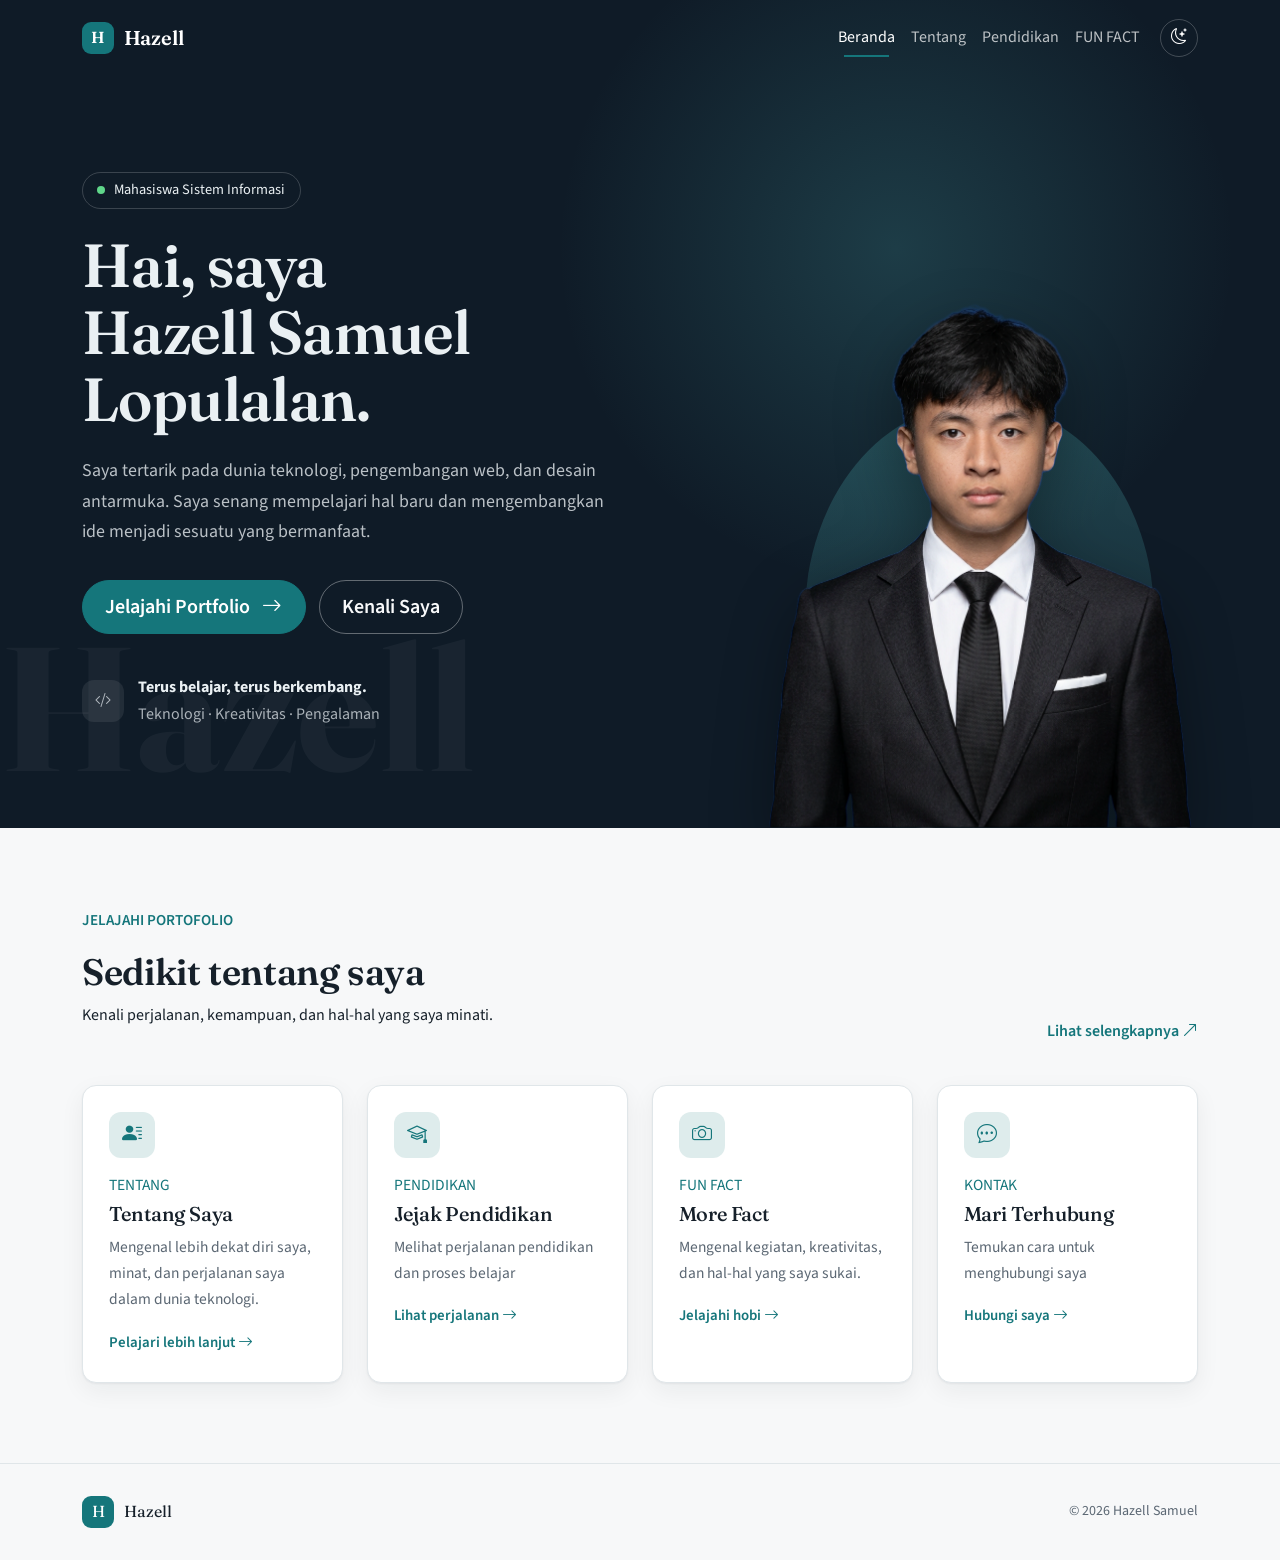
<file: index.html>
<!DOCTYPE html>
<html lang="id">
<head>
    <meta charset="UTF-8">
<script>document.documentElement.classList.add("js");try{var t=localStorage.getItem("tema")||(matchMedia("(prefers-color-scheme:dark)").matches?"dark":"light");document.documentElement.dataset.theme=t}catch(e){document.documentElement.dataset.theme="light"}</script>

    <meta name="viewport" content="width=device-width, initial-scale=1.0">

    <title>Beranda | Hazell Samuel Lopulalan</title>
    <meta name="description" content="Portofolio Hazell Samuel Lopulalan, mahasiswa Sistem Informasi yang tertarik pada pengembangan web dan desain antarmuka.">

    <!-- Bootstrap CSS -->
    <link rel="stylesheet" href="css/bootstrap.min.css">

    <!-- Bootstrap Icons -->
    <link rel="stylesheet" href="css/bootstrap-icons.min.css">

    <!-- Google Fonts -->
    <link rel="preconnect" href="https://fonts.googleapis.com">
    <link rel="preconnect" href="https://fonts.gstatic.com" crossorigin>
    <link href="https://fonts.googleapis.com/css2?family=Fraunces:opsz,wght@9..144,500;9..144,600&family=Source+Sans+3:wght@400;600;700&display=swap" rel="stylesheet">

    <!-- CSS Utama -->
    <link rel="stylesheet" href="css/style.css">


</head>

<body class="halaman-beranda">
<div class="scroll-bar"></div>

    <!-- NAVBAR -->
    <nav class="navbar navbar-expand-lg navbar-dark fixed-top">
        <div class="container">

            <a class="navbar-brand brand" href="index.html">
                <span class="brand-mark">H</span>
                Hazell
            </a>

            <button class="navbar-toggler" type="button"
                data-bs-toggle="collapse"
                data-bs-target="#navbarUtama"
                aria-controls="navbarUtama"
                aria-expanded="false"
                aria-label="Buka navigasi">
                <span class="navbar-toggler-icon"></span>
            </button>

            <div class="collapse navbar-collapse" id="navbarUtama">
                <ul class="navbar-nav ms-auto align-items-lg-center">
                    <li class="nav-item">
                        <a class="nav-link active" aria-current="page" href="index.html">Beranda</a>
                    </li>
                    <li class="nav-item">
                        <a class="nav-link" href="tentang.html">Tentang</a>
                    </li>
                    <li class="nav-item">
                        <a class="nav-link" href="pendidikan.html">Pendidikan</a>
                    </li>
                    <li class="nav-item">
                        <a class="nav-link" href="hobi.html">FUN FACT</a>
                    
                </ul>
                <button class="theme-toggle" type="button" aria-label="Ganti tema terang/gelap"><i class="bi bi-moon-stars"></i></button>
            </div>

        </div>
    </nav>


    <!-- HERO -->
    <main class="hero-home">
      
<div class="hero-name-marquee" aria-hidden="true">
    <div class="marquee-track">
        <span>Hazell</span>

    </div>
</div>

        <div class="container" >
            <div class="row align-items-stretch g-5">

                <!-- TEKS UTAMA -->
                <div class="col-lg-7 order-2 order-lg-1 hero-text-col">
                    <div class="hero-content reveal-on-scroll">

                        <div class="hero-status">
                            <span class="status-dot"></span>
                            Mahasiswa Sistem Informasi
                        </div>

                        <p class="hero-eyebrow">HALO, SELAMAT DATANG</p>

                        <h1 class="hero-title">
                            Hai, saya
                            <span class="hero-name">Hazell Samuel Lopulalan.</span>
                        </h1>

                        <p class="hero-description">
                            Saya tertarik pada dunia teknologi, pengembangan web,
                            dan desain antarmuka. Saya senang mempelajari hal baru
                            dan mengembangkan ide menjadi sesuatu yang bermanfaat.
                        </p>

                        <div class="hero-actions">
                            <a href="pendidikan.html" class="btn btn-teal btn-lg">
                                Jelajahi Portfolio
                                <i class="bi bi-arrow-right ms-2"></i>
                            </a>

                            <a href="tentang.html" class="btn btn-outline-light btn-lg">
                                Kenali Saya
                            </a>
                        </div>

                        <div class="hero-social-proof">
                            <div class="hero-social-icon">
                                <i class="bi bi-code-slash"></i>
                            </div>
                            <div>
                                <strong>Terus belajar, terus berkembang.</strong>
                                <span>Teknologi · Kreativitas · Pengalaman</span>
                            </div>
                        </div>

                    </div>
                </div>

                  <!-- FOTO PROFIL PNG -->
                  <div class="col-lg-5 order-1 order-lg-2 hero-photo-col">
                      <div class="hero-visual hero-visual-cutout reveal-on-scroll">

                          <img
                              src="img/Hazell_Jas.png"
                              alt="Foto Hazell Samuel Lopulalan"
                              class="hero-avatar-cutout"
                          >
                      </div>
                  </div>
            </div>
        </div>
    </main>
    <!-- RINGKASAN PORTOFOLIO -->
    <section class="home-overview">
        <div class="container">

            <div class="overview-heading reveal-on-scroll">
                <div>
                    <p class="section-eyebrow">JELAJAHI PORTOFOLIO</p>
                    <h2 class="sec-title mb-2">Sedikit tentang saya</h2>
                    <p class="overview-description">
                        Kenali perjalanan, kemampuan, dan hal-hal yang saya minati.
                    </p>
                </div>

                <a href="tentang.html" class="overview-link">
                    Lihat selengkapnya
                    <i class="bi bi-arrow-up-right"></i>
                </a>
            </div>


            <div class="row g-4">

                <div class="col-md-6 col-lg-3">
                    <a href="tentang.html" class="overview-card reveal-on-scroll">
                        <div class="overview-icon"><i class="bi bi-person-lines-fill"></i></div>
                        <p class="overview-number">TENTANG</p>
                        <h3>Tentang Saya</h3>
                        <p>Mengenal lebih dekat diri saya, minat, dan perjalanan saya dalam dunia teknologi.</p>
                        <span class="overview-arrow">Pelajari lebih lanjut <i class="bi bi-arrow-right"></i></span>
                    </a>
                </div>

                <div class="col-md-6 col-lg-3">
                    <a href="pendidikan.html" class="overview-card reveal-on-scroll">
                        <div class="overview-icon"><i class="bi bi-mortarboard"></i></div>
                        <p class="overview-number">PENDIDIKAN</p>
                        <h3>Jejak Pendidikan</h3>
                        <p>Melihat perjalanan pendidikan dan proses belajar</p>
                        <span class="overview-arrow">Lihat perjalanan <i class="bi bi-arrow-right"></i></span>
                    </a>
                </div>

                <div class="col-md-6 col-lg-3">
                    <a href="hobi.html" class="overview-card reveal-on-scroll">
                        <div class="overview-icon"><i class="bi bi-camera"></i></div>
                        <p class="overview-number">FUN FACT</p>
                        <h3>More Fact</h3>
                        <p>Mengenal kegiatan, kreativitas, dan hal-hal yang saya sukai.</p>
                        <span class="overview-arrow">Jelajahi hobi <i class="bi bi-arrow-right"></i></span>
                    </a>
                </div>

                <div class="col-md-6 col-lg-3">
                    <a href="tentang.html#kontak" class="overview-card reveal-on-scroll">
                        <div class="overview-icon"><i class="bi bi-chat-dots"></i></div>
                        <p class="overview-number">KONTAK</p>
                        <h3>Mari Terhubung</h3>
                        <p>Temukan cara untuk menghubungi saya </p>
                        <span class="overview-arrow">Hubungi saya <i class="bi bi-arrow-right"></i></span>
                    </a>
                </div>

            </div>
        </div>
    </section>


    <footer>
  <div class="container footer-content">
    <a href="index.html" class="footer-brand"><span class="brand-mark">H</span> Hazell</a>
    <small>&copy; <span id="tahun">2026</span> Hazell Samuel</small>
  </div>
</footer>
<button class="back-to-top" id="backToTop" type="button" aria-label="Kembali ke atas"><i class="bi bi-arrow-up"></i></button>


    <!-- Bootstrap JavaScript -->
    <script src="js/bootstrap.bundle.min.js"></script>
    <script src="js/script.js"></script>

    <script>
        // Tahun copyright otomatis
        document.getElementById("tahun").textContent =
            new Date().getFullYear();

        // Animasi elemen saat mulai terlihat di layar
        const revealItems = document.querySelectorAll(".reveal-on-scroll");
        if ("IntersectionObserver" in window) {
            const revealObserver = new IntersectionObserver((entries, observer) => {
                entries.forEach((entry) => {
                    if (entry.isIntersecting) {
                        entry.target.classList.add("is-visible");
                        observer.unobserve(entry.target);
                    }
                });
            }, { threshold: 0.12 });

            revealItems.forEach((item) => revealObserver.observe(item));
        } else {
            revealItems.forEach((item) => item.classList.add("is-visible"));
        }

        // Tombol kembali ke atas
        const backToTop = document.getElementById("backToTop");
        window.addEventListener("scroll", () => {
            backToTop.classList.toggle("is-visible", window.scrollY > 350);
        });
        backToTop.addEventListener("click", () => {
            window.scrollTo({ top: 0, behavior: "smooth" });
        });
    </script>

</body>
</html>
</file>
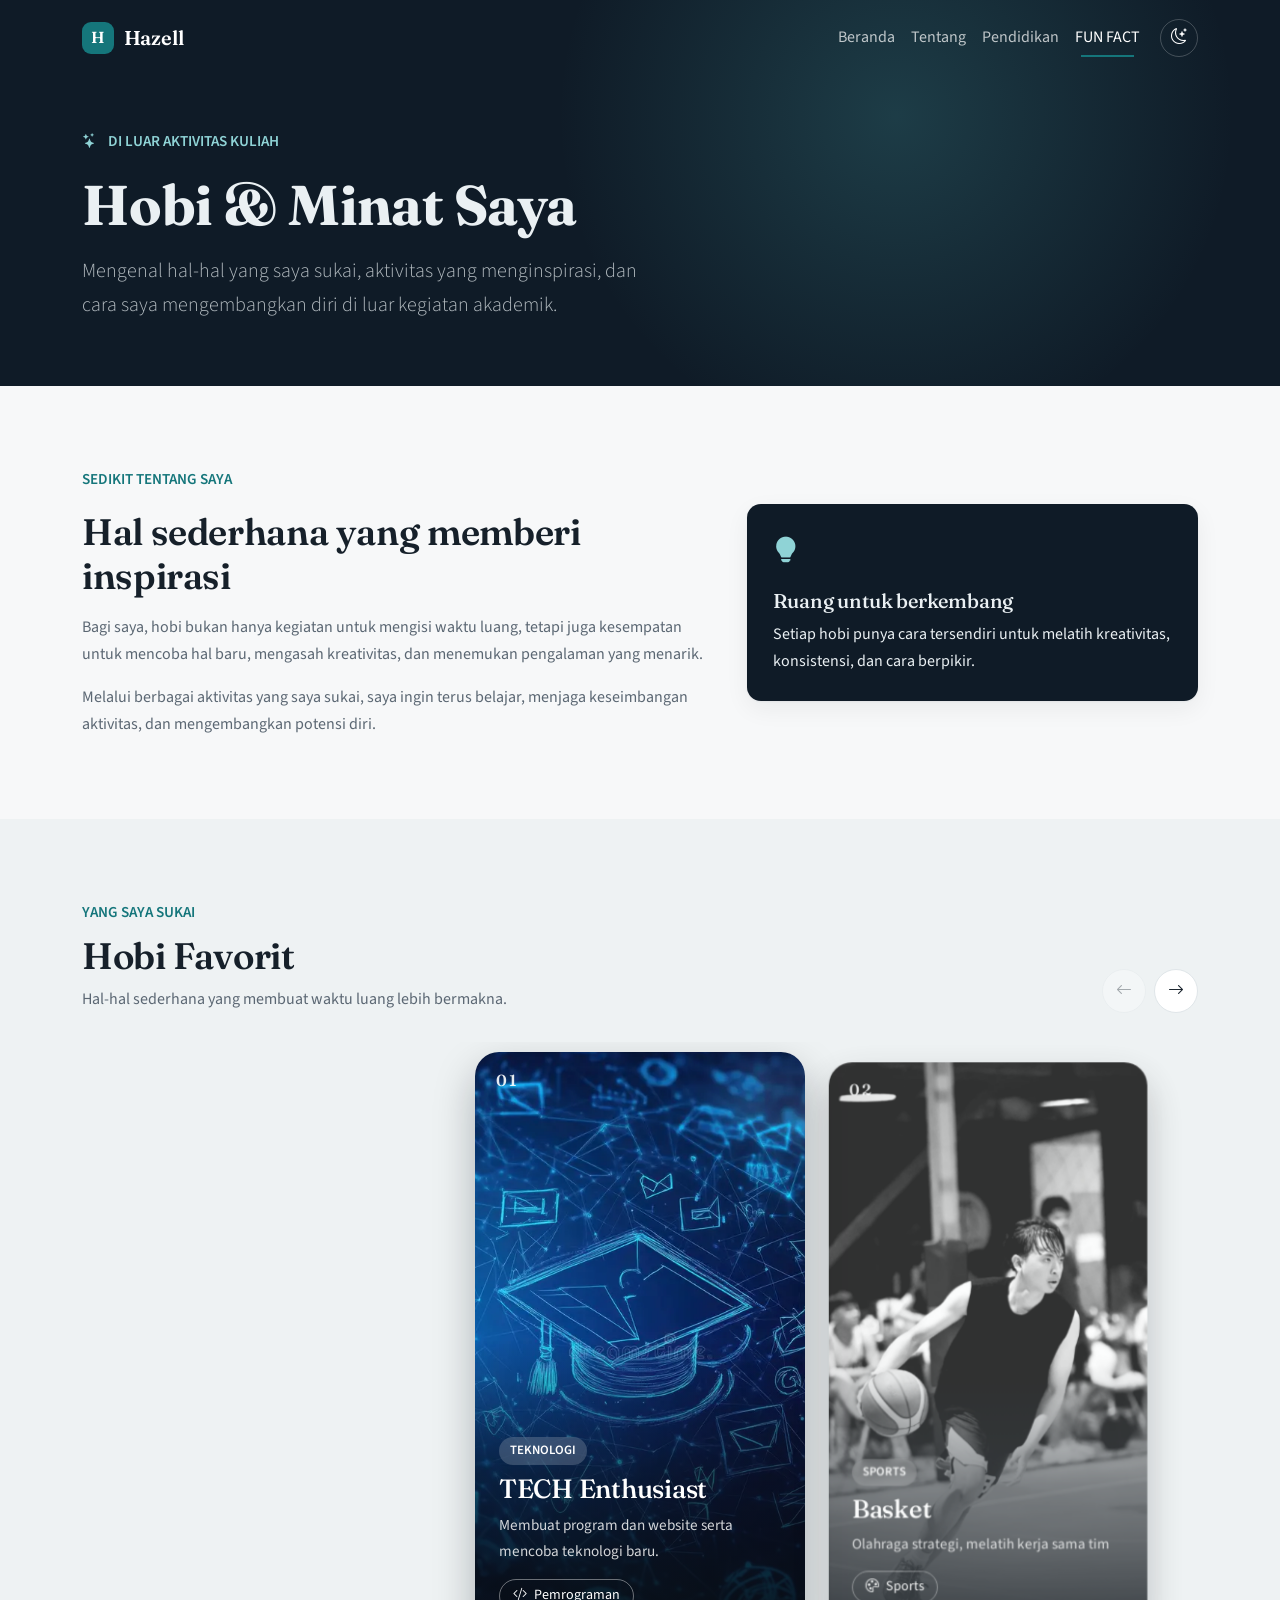
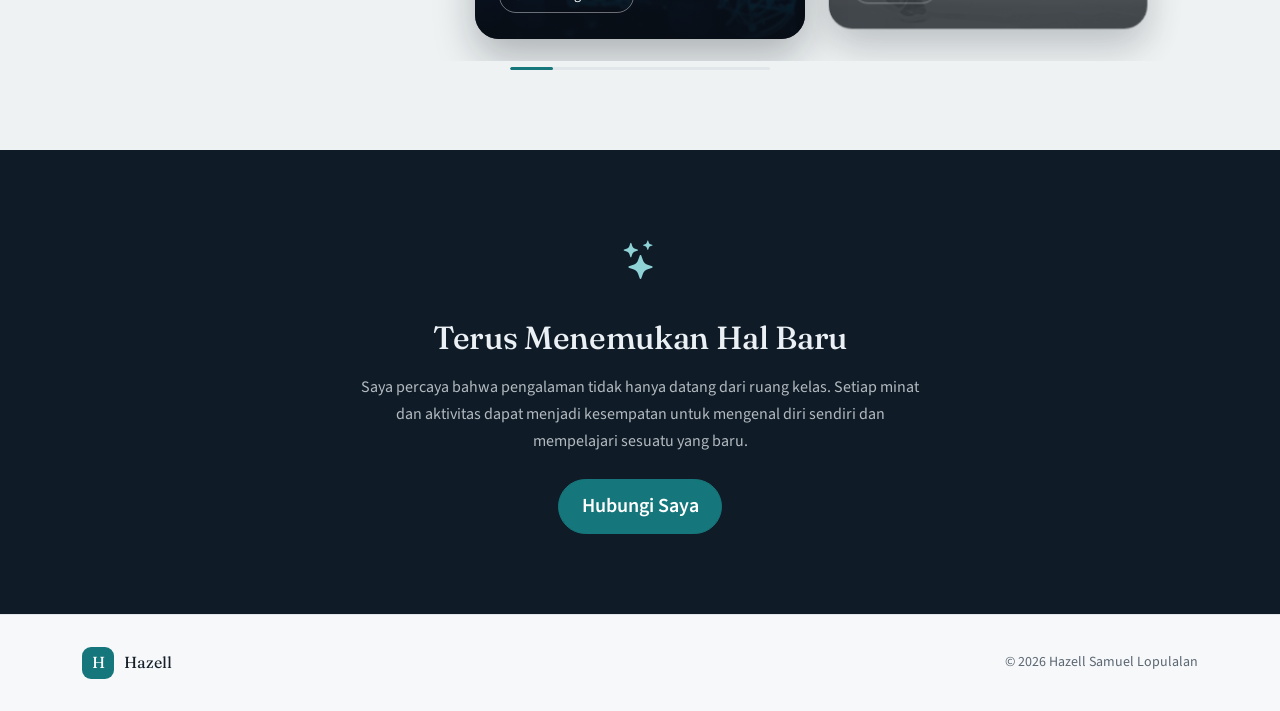
<file: hobi.html>
<!DOCTYPE html>
<html lang="id">
<head>
  <meta charset="UTF-8">
<script>document.documentElement.classList.add("js");try{var t=localStorage.getItem("tema")||(matchMedia("(prefers-color-scheme:dark)").matches?"dark":"light");document.documentElement.dataset.theme=t}catch(e){document.documentElement.dataset.theme="light"}</script>

  <meta name="viewport" content="width=device-width, initial-scale=1">
  <title>Hobi | Hazell Samuel Lopulalan</title>

  <link href="css/bootstrap.min.css" rel="stylesheet">
  <link href="css/bootstrap-icons.min.css" rel="stylesheet">
  <link href="https://fonts.googleapis.com/css2?family=Fraunces:opsz,wght@9..144,500;9..144,600&family=Source+Sans+3:wght@400;600;700&display=swap" rel="stylesheet">
  <link href="css/style.css" rel="stylesheet">
<style>
/* Hobi: kartu potret + efek scroll modern */
.hobby-slider{counter-reset:h;gap:1.1rem;padding:.6rem calc(50% - min(165px,37vw)) 1.4rem;scrollbar-width:none}
.hobby-slider::-webkit-scrollbar{display:none}
.hobby-slider .hobby-photo-card{position:relative;flex:0 0 min(330px,74vw);aspect-ratio:9/16;border:0;border-radius:24px;color:#fff;scroll-snap-align:center;counter-increment:h;box-shadow:0 18px 40px rgba(8,14,20,.28);will-change:transform}
.js .hobby-slider .hobby-photo-card.reveal-on-scroll{opacity:0;transform:translateY(28px) scale(.94);transition:opacity .6s,transform .45s cubic-bezier(.2,.7,.2,1)}
.js .hobby-slider .hobby-photo-card.reveal-on-scroll.is-visible{opacity:var(--o,1);transform:scale(var(--s,1))}
.js .hobby-slider .hobby-photo-card.reveal-on-scroll.is-visible:hover{transform:translateY(-8px) scale(var(--s,1))}
.hobby-slider .hobby-photo{position:absolute;top:0;left:-24px;width:calc(100% + 48px);max-width:none;height:100%;object-fit:cover;transform:translateX(var(--px,0px));transition:filter .4s}
.hobby-slider .hobby-photo-card:hover .hobby-photo{transform:translateX(var(--px,0px)) scale(1.05)}
.hobby-photo-card::before{content:"0" counter(h);position:absolute;top:1.1rem;left:1.3rem;z-index:2;font:600 1rem var(--font-head);letter-spacing:.12em;color:#fff;opacity:.9}
.hobby-photo-card .card-body{position:absolute;inset:auto 0 0;z-index:2;padding:6rem 1.5rem 1.6rem;background:linear-gradient(to top,rgba(8,14,20,.92) 8%,rgba(8,14,20,.6) 55%,transparent)}
.hobby-photo-card h3{color:#fff;font-size:1.65rem}
.hobby-photo-card .text-secondary{color:rgba(255,255,255,.82)!important;font-size:.95rem;margin-bottom:.9rem}
.hobby-photo-card .hobby-category{color:#fff;background:rgba(255,255,255,.18);backdrop-filter:blur(8px);-webkit-backdrop-filter:blur(8px)}
.hobby-photo-card .hobby-photo-tag{color:#fff;border-color:rgba(255,255,255,.4)}
.hobby-progress{height:3px;border-radius:3px;background:var(--line);margin:.4rem auto 0;max-width:260px;overflow:hidden}
.hobby-progress span{display:block;height:100%;width:var(--w,16%);background:var(--accent);border-radius:3px;transition:width .15s}
</style>
</head>

<body>
<div class="scroll-bar"></div>

    <!-- NAVBAR -->
    <nav class="navbar navbar-expand-lg navbar-dark fixed-top">
        <div class="container">

            <a class="navbar-brand brand" href="index.html">
                <span class="brand-mark">H</span>
                Hazell
            </a>

            <button class="navbar-toggler" type="button"
                data-bs-toggle="collapse"
                data-bs-target="#navbarUtama"
                aria-controls="navbarUtama"
                aria-expanded="false"
                aria-label="Buka navigasi">
                <span class="navbar-toggler-icon"></span>
            </button>

            <div class="collapse navbar-collapse" id="navbarUtama">
                <ul class="navbar-nav ms-auto align-items-lg-center">
                    <li class="nav-item">
                        <a class="nav-link" href="index.html">Beranda</a>
                    </li>
                    <li class="nav-item">
                        <a class="nav-link" href="tentang.html">Tentang</a>
                    </li>
                    <li class="nav-item">
                        <a class="nav-link" href="pendidikan.html">Pendidikan</a>
                    </li>
                    <li class="nav-item">
                        <a class="nav-link active" aria-current="page" href="hobi.html">FUN FACT</a>
                    </li>

                </ul>
                <button class="theme-toggle" type="button" aria-label="Ganti tema terang/gelap"><i class="bi bi-moon-stars"></i></button>
            </div>

        </div>
    </nav>


<!-- HEADER -->
<header class="page-header hobby-header">
  <div class="container">
    <div class="row align-items-center g-4">
      <div class="col-lg-8">
        <span class="hobby-label">
          <i class="bi bi-stars me-2"></i>
          DI LUAR AKTIVITAS KULIAH
        </span>

        <h1 class="display-4 fw-bold mt-3">Hobi & Minat Saya</h1>

        <p class="lead mt-3 mb-0">
          Mengenal hal-hal yang saya sukai, aktivitas yang
          menginspirasi, dan cara saya mengembangkan diri
          di luar kegiatan akademik.
        </p>
      </div>

      <div class="col-lg-4 text-center">
        
        </div>
      </div>
    </div>
  </div>
</header>

<main>

  <!-- PEMBUKA -->
  <section class="hobby-intro">
    <div class="container">
      <div class="row align-items-center g-4">
        <div class="col-lg-7">
          <span class="hobby-label">SEDIKIT TENTANG SAYA</span>
          <h2 class="sec-title mt-3 mb-3">Hal sederhana yang memberi inspirasi</h2>

          <p class="text-secondary mb-3">
            Bagi saya, hobi bukan hanya kegiatan untuk mengisi
            waktu luang, tetapi juga kesempatan untuk mencoba
            hal baru, mengasah kreativitas, dan menemukan
            pengalaman yang menarik.
          </p>

          <p class="text-secondary mb-0">
            Melalui berbagai aktivitas yang saya sukai, saya
            ingin terus belajar, menjaga keseimbangan aktivitas,
            dan mengembangkan potensi diri.
          </p>
        </div>

        <div class="col-lg-5">
          <div class="hobby-note">
            <i class="bi bi-lightbulb-fill"></i>
            <h3 class="h5 mt-3">Ruang untuk berkembang</h3>
            <p class="mb-0">
              Setiap hobi punya cara tersendiri untuk melatih
              kreativitas, konsistensi, dan cara berpikir.
            </p>
          </div>
        </div>
      </div>
    </div>
  </section>


<!-- DAFTAR HOBI HORIZONTAL -->
<section class="bg-sand hobby-gallery">
  <div class="container">

    <div class="hobby-gallery-heading">
      <div>
        <span class="hobby-label">YANG SAYA SUKAI</span>
        <h2 class="sec-title mt-2 mb-2">Hobi Favorit</h2>
        <p class="text-secondary mb-0">
          Hal-hal sederhana yang membuat waktu luang lebih bermakna.
        </p>
      </div>

      <div class="slider-nav"><button type="button" aria-label="Sebelumnya"><i class="bi bi-arrow-left"></i></button><button type="button" aria-label="Berikutnya"><i class="bi bi-arrow-right"></i></button></div>
    </div>

    <div class="hobby-slider">

      <!-- HOBI 1 -->
      <article class="card hobby-photo-card">
        <img
          src="img/Tech.webp"
          class="hobby-photo"
          alt="Aktivitas menggunakan komputer dan teknologi"
          loading="lazy">

        <div class="card-body">
          <span class="hobby-category">TEKNOLOGI</span>
          <h3 class="h4 mt-2">TECH Enthusiast</h3>
          <p class="text-secondary">
            Membuat program dan website serta mencoba teknologi baru.
          </p>
          <span class="hobby-photo-tag">
            <i class="bi bi-code-slash me-1"></i> Pemrograman
          </span>
        </div>
      </article>

      <!-- HOBI 2 -->
      <article class="card hobby-photo-card">
        <img
          src="img/basket.jpg"
          class="hobby-photo"
          alt="Peralatan menggambar dan melukis"
          loading="lazy">

        <div class="card-body">
          <span class="hobby-category">SPORTS</span>
          <h3 class="h4 mt-2">Basket</h3>
          <p class="text-secondary">
            Olahraga strategi, melatih kerja sama tim 
          </p>
          <span class="hobby-photo-tag">
            <i class="bi bi-palette me-1"></i> Sports
          </span>
        </div>
      </article>

      <!-- HOBI 3 -->
      <article class="card hobby-photo-card">
        <img
          src="img/music.jpeg"
          class="hobby-photo"
          alt="Peralatan musik di studio"
          loading="lazy">

        <div class="card-body">
          <span class="hobby-category">HIBURAN</span>
          <h3 class="h4 mt-2">Musik</h3>
          <p class="text-secondary">
            Menikmati musik untuk menemani aktivitas sehari-hari.
          </p>
          <span class="hobby-photo-tag">
            <i class="bi bi-headphones me-1"></i> Relaksasi
          </span>
        </div>
      </article>

      <!-- HOBI 4 -->
      <article class="card hobby-photo-card">
        <img
          src="img/Travel.jpg"
          class="hobby-photo"
          alt="Perangkat komputer untuk bermain game"
          loading="lazy">

        <div class="card-body">
          <span class="hobby-category">HIBURAN</span>
          <h3 class="h4 mt-2">Traveling</h3>
          <p class="text-secondary">
            Menikmati perjalanan
          </p>
          <span class="hobby-photo-tag">
            <i class="bi bi-stars me-1"></i> Travel
          </span>
        </div>
      </article>

      <!-- HOBI 5 -->
      <article class="card hobby-photo-card">
        <img
          src="img/alam.jpg"
          class="hobby-photo"
          alt="Rak buku di perpustakaan"
          loading="lazy">

        <div class="card-body">
          <span class="hobby-category">NATURE ADVENTURE</span>
          <h3 class="h4 mt-2">Explorer</h3>
          <p class="text-secondary">
            Menjelajahi dan mengangumi landscape alam
          </p>
          <span class="hobby-photo-tag">
            <i class="bi bi-info-circle me-1"></i> Nature 
          </span>
        </div>
      </article>

      <!-- HOBI 6 -->
      <article class="card hobby-photo-card">
        <img
          src="img/fotografi.jpg"
          class="hobby-photo"
          alt="Kamera untuk fotografi"
          loading="lazy">

        <div class="card-body">
          <span class="hobby-category">EKSPLORASI</span>
          <h3 class="h4 mt-2">Fotografi</h3>
          <p class="text-secondary">
            Mengabadikan momen dan mengeksplorasi sudut pandang.
          </p>
          <span class="hobby-photo-tag">
            <i class="bi bi-camera me-1"></i> Visual
          </span>
        </div>
      </article>

    </div>

    <div class="hobby-progress" aria-hidden="true"><span></span></div>

    <p class="hobby-gallery-footer">
      <i class="bi bi-info-circle me-1"></i>
      Gunakan scroll horizontal atau geser kartu untuk melihat hobi lainnya.
    </p>

  </div>
</section>


  <!-- PENUTUP -->
  <section class="hobby-closing">
    <div class="container text-center">
      <div class="hobby-closing-icon">
        <i class="bi bi-stars"></i>
      </div>

      <h2 class="h2 mt-4 mb-3">
        Terus Menemukan Hal Baru
      </h2>

      <p class="mx-auto mb-4">
        Saya percaya bahwa pengalaman tidak hanya datang
        dari ruang kelas. Setiap minat dan aktivitas dapat
        menjadi kesempatan untuk mengenal diri sendiri
        dan mempelajari sesuatu yang baru.
      </p>

      <a href="tentang.html#kontak" class="btn btn-teal btn-lg">
        Hubungi Saya
      </a>
    </div>
  </section>

</main>

<footer>
  <div class="container footer-content">
    <a href="index.html" class="footer-brand"><span class="brand-mark">H</span> Hazell</a>
    <small>&copy; <span id="tahun">2026</span> Hazell Samuel Lopulalan</small>
  </div>
</footer>
<button class="back-to-top" id="backToTop" type="button" aria-label="Kembali ke atas"><i class="bi bi-arrow-up"></i></button>

<script src="js/bootstrap.bundle.min.js"></script>
<script src="js/script.js"></script>

<script>
// Efek scroll kartu hobi: kartu di tengah membesar, lainnya meredup, foto bergeser halus
(() => {
  const sl = document.querySelector(".hobby-slider"); if (!sl) return;
  const cards = [...sl.querySelectorAll(".hobby-photo-card")], bar = document.querySelector(".hobby-progress span");
  const reduce = matchMedia("(prefers-reduced-motion: reduce)").matches; let t = false;
  const update = () => {
    t = false;
    const c = sl.getBoundingClientRect(), mid = c.left + c.width / 2;
    if (!reduce) cards.forEach(k => {
      const r = k.getBoundingClientRect(), off = (r.left + r.width / 2 - mid) / c.width, d = Math.min(1, Math.abs(off) * 1.6);
      k.style.setProperty("--s", (1 - d * .07).toFixed(3));
      k.style.setProperty("--o", (1 - d * .4).toFixed(3));
      k.style.setProperty("--px", (off * -36).toFixed(1) + "px");
    });
    if (bar) { const m = sl.scrollWidth - sl.clientWidth, p = m > 0 ? sl.scrollLeft / m : 0, w = 100 / cards.length; bar.style.setProperty("--w", (w + (100 - w) * p).toFixed(1) + "%"); }
  };
  const tick = () => { if (!t) { t = true; requestAnimationFrame(update); } };
  sl.addEventListener("scroll", tick, { passive: true }); addEventListener("resize", tick); addEventListener("load", tick); update();
})();
</script>
</body>
</html>
</file>
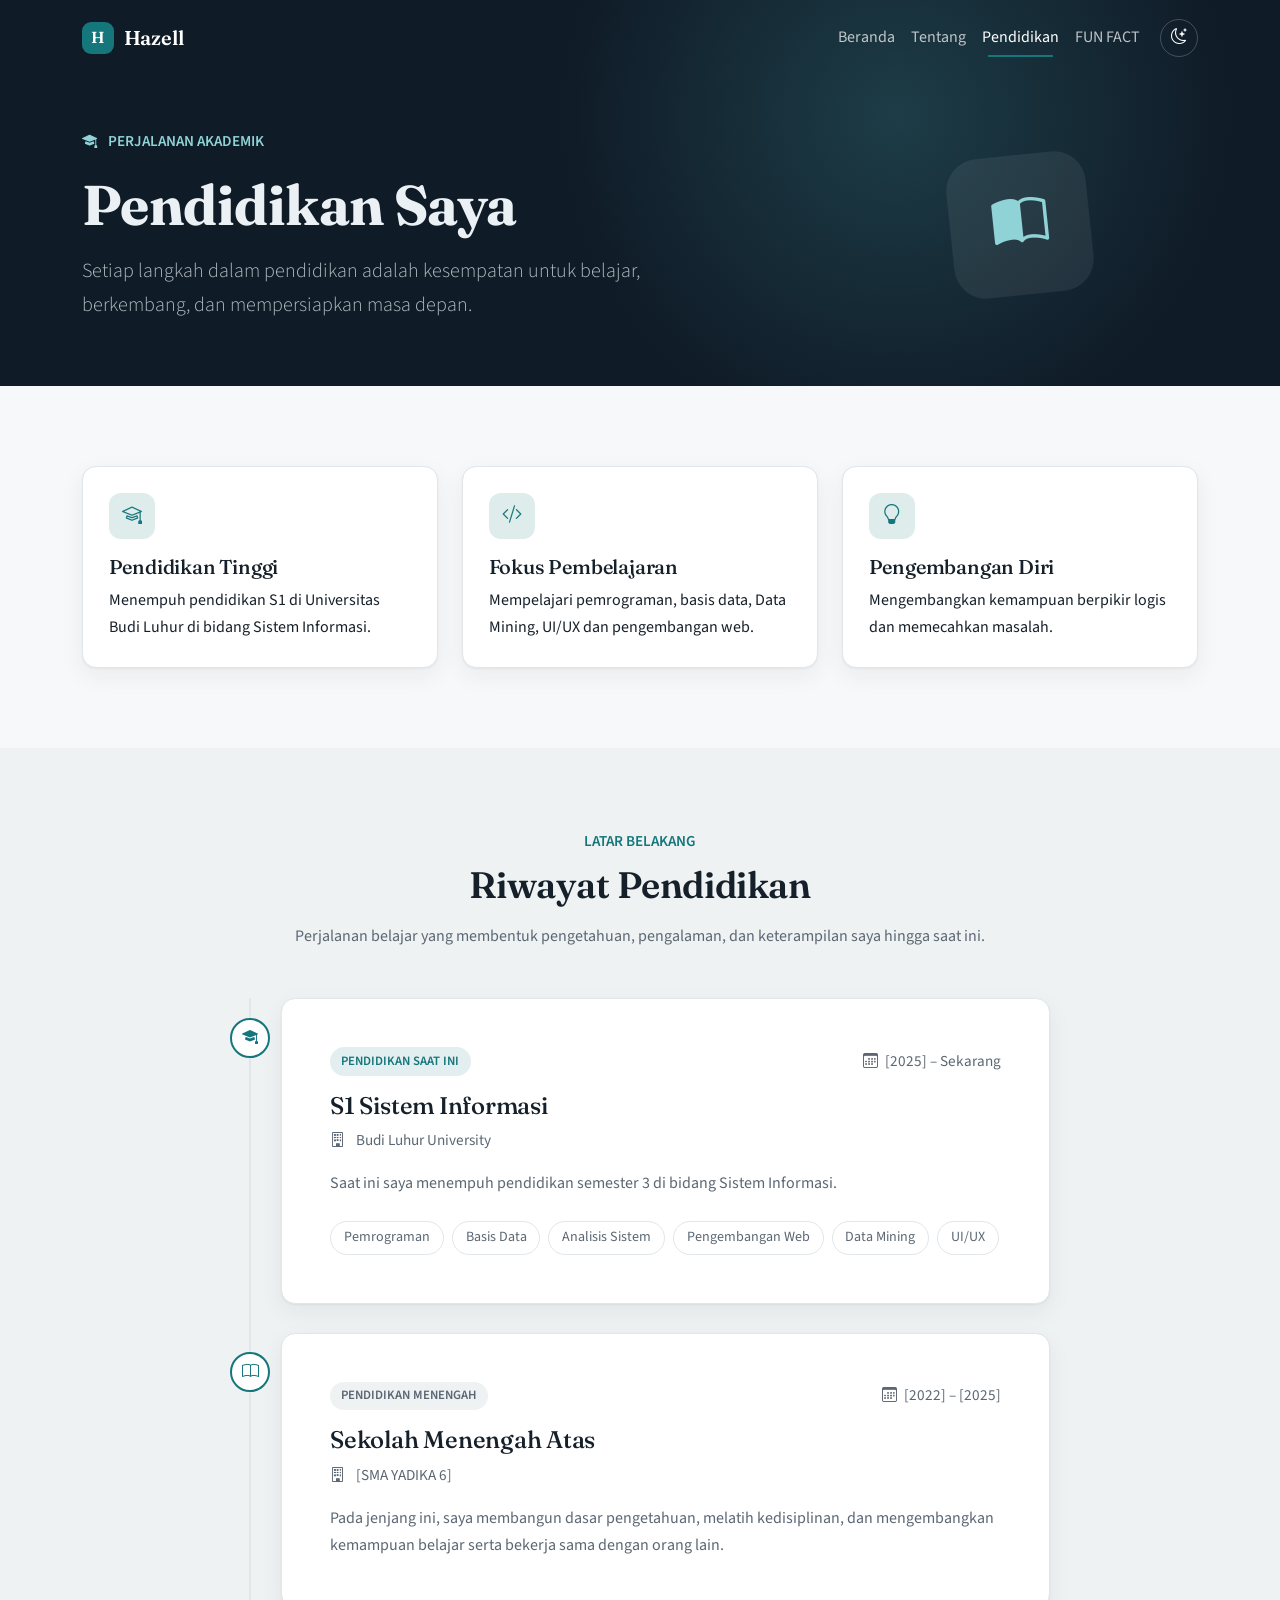
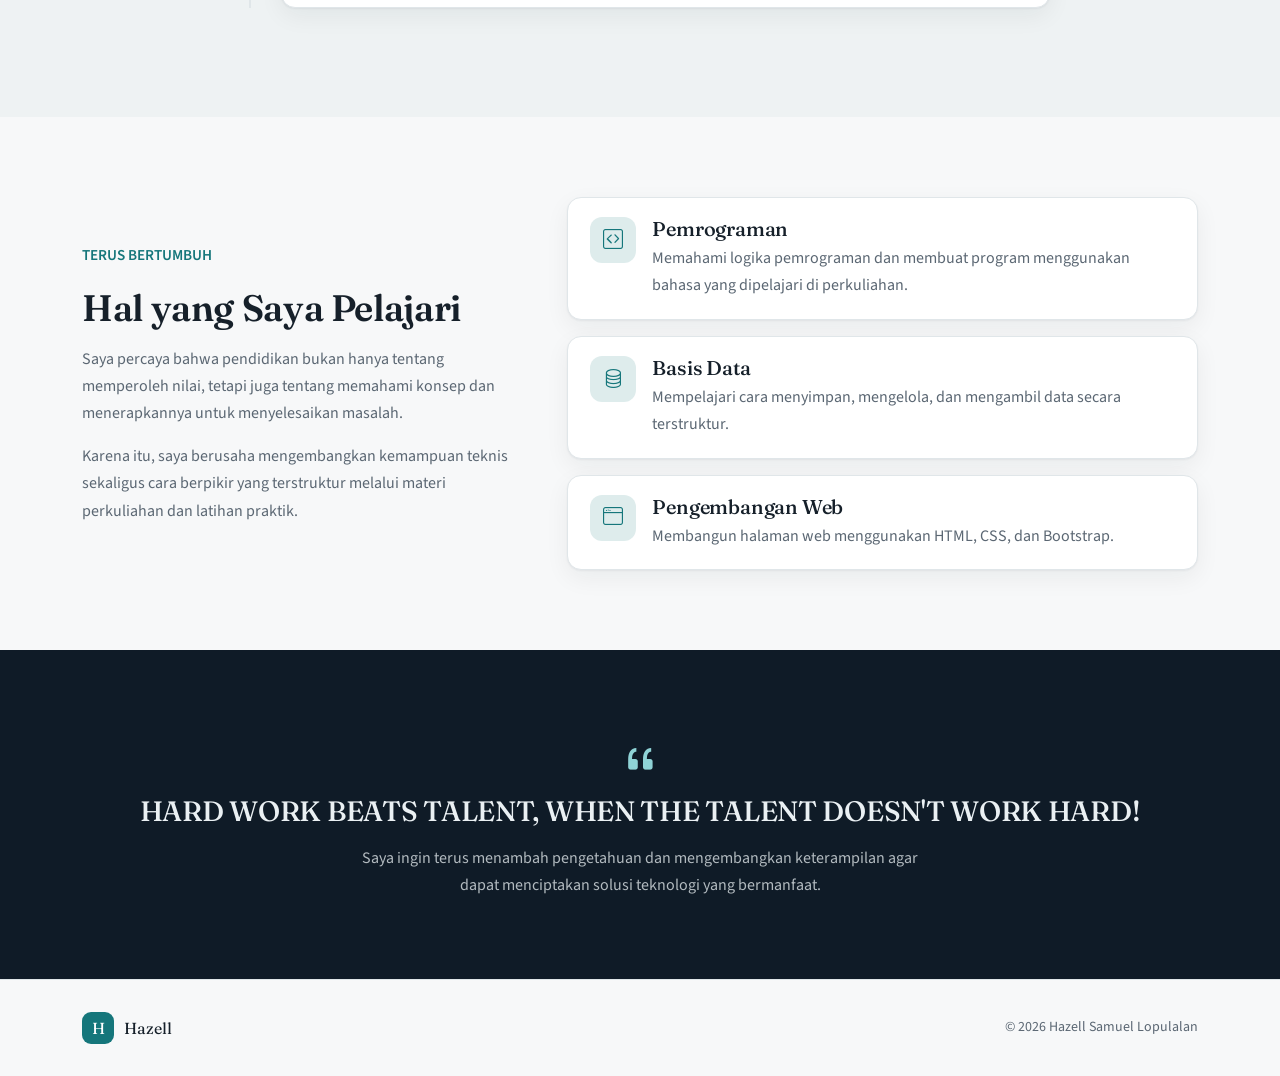
<file: pendidikan.html>
<!DOCTYPE html>
<html lang="id">
<head>
  <meta charset="UTF-8">
<script>document.documentElement.classList.add("js");try{var t=localStorage.getItem("tema")||(matchMedia("(prefers-color-scheme:dark)").matches?"dark":"light");document.documentElement.dataset.theme=t}catch(e){document.documentElement.dataset.theme="light"}</script>

  <meta name="viewport" content="width=device-width, initial-scale=1">
  <title>Pendidikan | Hazell Samuel Lopulalan</title>

  <link href="css/bootstrap.min.css" rel="stylesheet">
  <link href="css/bootstrap-icons.min.css" rel="stylesheet">
  <link href="https://fonts.googleapis.com/css2?family=Fraunces:opsz,wght@9..144,500;9..144,600&family=Source+Sans+3:wght@400;600;700&display=swap" rel="stylesheet">
  <link href="css/style.css" rel="stylesheet">
</head>

<body>
<div class="scroll-bar"></div>

    <!-- NAVBAR -->
    <nav class="navbar navbar-expand-lg navbar-dark fixed-top">
        <div class="container">

            <a class="navbar-brand brand" href="index.html">
                <span class="brand-mark">H</span>
                Hazell
            </a>

            <button class="navbar-toggler" type="button"
                data-bs-toggle="collapse"
                data-bs-target="#navbarUtama"
                aria-controls="navbarUtama"
                aria-expanded="false"
                aria-label="Buka navigasi">
                <span class="navbar-toggler-icon"></span>
            </button>

            <div class="collapse navbar-collapse" id="navbarUtama">
                <ul class="navbar-nav ms-auto align-items-lg-center">
                    <li class="nav-item">
                        <a class="nav-link" aria-current="page" href="index.html">Beranda</a>
                    </li>
                    <li class="nav-item">
                        <a class="nav-link" href="tentang.html">Tentang</a>
                    </li>
                    <li class="nav-item">
                        <a class="nav-link active" aria-current="page" href="pendidikan.html">Pendidikan</a>
                    </li>
                    <li class="nav-item">
                        <a class="nav-link" href="hobi.html">FUN FACT</a>
                    
                </ul>
                <button class="theme-toggle" type="button" aria-label="Ganti tema terang/gelap"><i class="bi bi-moon-stars"></i></button>
            </div>

        </div>
    </nav>


<!-- HEADER -->
<header class="page-header education-header">
  <div class="container">
    <div class="row align-items-center g-4">
      <div class="col-lg-8">
        <span class="education-label">
          <i class="bi bi-mortarboard-fill me-2"></i>
          PERJALANAN AKADEMIK
        </span>

        <h1 class="display-4 fw-bold mt-3">Pendidikan Saya</h1>

        <p class="lead mt-3 mb-0">
          Setiap langkah dalam pendidikan adalah kesempatan
          untuk belajar, berkembang, dan mempersiapkan masa depan.
        </p>
      </div>

      <div class="col-lg-4 text-center">
        <div class="education-hero-icon">
          <i class="bi bi-book-half"></i>
        </div>
      </div>
    </div>
  </div>
</header>

<main>

  <!-- RINGKASAN -->
  <section class="education-intro">
    <div class="container">
      <div class="row g-4 align-items-stretch">

        <div class="col-md-4">
          <div class="education-stat h-100">
            <div class="education-stat-icon">
              <i class="bi bi-mortarboard"></i>
            </div>
            <h2 class="h5 mt-3">Pendidikan Tinggi</h2>
            <p class="mb-0">
              Menempuh pendidikan S1 di Universitas Budi Luhur di bidang Sistem Informasi.
            </p>
          </div>
        </div>

        <div class="col-md-4">
          <div class="education-stat h-100">
            <div class="education-stat-icon">
              <i class="bi bi-code-slash"></i>
            </div>
            <h2 class="h5 mt-3">Fokus Pembelajaran</h2>
            <p class="mb-0">
              Mempelajari pemrograman, basis data, Data Mining, UI/UX dan pengembangan web.
            </p>
          </div>
        </div>

        <div class="col-md-4">
          <div class="education-stat h-100">
            <div class="education-stat-icon">
              <i class="bi bi-lightbulb"></i>
            </div>
            <h2 class="h5 mt-3">Pengembangan Diri</h2>
            <p class="mb-0">
              Mengembangkan kemampuan berpikir logis dan memecahkan masalah.
            </p>
          </div>
        </div>

      </div>
    </div>
  </section>

  <!-- RIWAYAT PENDIDIKAN -->
  <section class="bg-sand">
    <div class="container">

      <div class="text-center mb-5">
        <span class="education-label">LATAR BELAKANG</span>
        <h2 class="sec-title mt-2 mb-3">Riwayat Pendidikan</h2>
        <p class="text-secondary mx-auto education-description">
          Perjalanan belajar yang membentuk pengetahuan,
          pengalaman, dan keterampilan saya hingga saat ini.
        </p>
      </div>

      <div class="education-timeline">

        <!-- PERGURUAN TINGGI -->
        <div class="education-timeline-item">
          <div class="education-timeline-marker">
            <i class="bi bi-mortarboard-fill"></i>
          </div>

          <article class="card education-card">
            <div class="card-body p-4 p-md-5">
              <div class="d-flex flex-wrap justify-content-between align-items-center gap-2 mb-3">
                <span class="education-badge">PENDIDIKAN SAAT INI</span>
                <span class="education-period">
                  <i class="bi bi-calendar3 me-1"></i>
                  [2025] – Sekarang
                </span>
              </div>

              <h3 class="h4 mb-2"> S1 Sistem Informasi</h3>
              <p class="education-institution mb-3">
                <i class="bi bi-building me-2"></i>
                Budi Luhur University
              </p>

              <p class="text-secondary mb-4">
                Saat ini saya menempuh pendidikan semester 3
                di bidang Sistem Informasi.
              </p>

              <div class="d-flex flex-wrap gap-2">
                <span class="education-tag">Pemrograman</span>
                <span class="education-tag">Basis Data</span>
                <span class="education-tag">Analisis Sistem</span>
                <span class="education-tag">Pengembangan Web</span>
                <span class="education-tag">Data Mining</span>
                <span class="education-tag">UI/UX</span>
              </div>
            </div>
          </article>
        </div>

        <!-- SMA -->
        <div class="education-timeline-item">
          <div class="education-timeline-marker">
            <i class="bi bi-book"></i>
          </div>

          <article class="card education-card">
            <div class="card-body p-4 p-md-5">
              <div class="d-flex flex-wrap justify-content-between align-items-center gap-2 mb-3">
                <span class="education-badge education-badge-secondary">
                  PENDIDIKAN MENENGAH
                </span>
                <span class="education-period">
                  <i class="bi bi-calendar3 me-1"></i>
                  [2022] – [2025]
                </span>
              </div>

              <h3 class="h4 mb-2">Sekolah Menengah Atas</h3>
              <p class="education-institution mb-3">
                <i class="bi bi-building me-2"></i>
                [SMA YADIKA 6]
              </p>

              <p class="text-secondary mb-0">
                Pada jenjang ini, saya membangun dasar pengetahuan,
                melatih kedisiplinan, dan mengembangkan kemampuan
                belajar serta bekerja sama dengan orang lain.
              </p>
            </div>
          </article>
        </div>

      </div>
    </div>
  </section>

  <!-- FOKUS BELAJAR -->
  <section class="education-focus">
    <div class="container">
      <div class="row align-items-center g-5">

        <div class="col-lg-5">
          <span class="education-label">TERUS BERTUMBUH</span>
          <h2 class="sec-title mt-3 mb-3">
            Hal yang Saya Pelajari
          </h2>
          <p class="text-secondary">
            Saya percaya bahwa pendidikan bukan hanya tentang
            memperoleh nilai, tetapi juga tentang memahami
            konsep dan menerapkannya untuk menyelesaikan masalah.
          </p>
          <p class="text-secondary mb-0">
            Karena itu, saya berusaha mengembangkan kemampuan
            teknis sekaligus cara berpikir yang terstruktur
            melalui materi perkuliahan dan latihan praktik.
          </p>
        </div>

        <div class="col-lg-7">
          <div class="education-focus-list">

            <div class="education-focus-item">
              <div class="education-focus-icon">
                <i class="bi bi-code-square"></i>
              </div>
              <div>
                <h3 class="h5 mb-1">Pemrograman</h3>
                <p class="text-secondary mb-0">
                  Memahami logika pemrograman dan membuat program
                  menggunakan bahasa yang dipelajari di perkuliahan.
                </p>
              </div>
            </div>

            <div class="education-focus-item">
              <div class="education-focus-icon">
                <i class="bi bi-database"></i>
              </div>
              <div>
                <h3 class="h5 mb-1">Basis Data</h3>
                <p class="text-secondary mb-0">
                  Mempelajari cara menyimpan, mengelola,
                  dan mengambil data secara terstruktur.
                </p>
              </div>
            </div>

            <div class="education-focus-item">
              <div class="education-focus-icon">
                <i class="bi bi-window"></i>
              </div>
              <div>
                <h3 class="h5 mb-1">Pengembangan Web</h3>
                <p class="text-secondary mb-0">
                  Membangun halaman web menggunakan HTML,
                  CSS, dan Bootstrap.
                </p>
              </div>
            </div>

          </div>
        </div>

      </div>
    </div>
  </section>

  <!-- PENUTUP -->
  <section class="education-quote">
    <div class="container text-center">
      <i class="bi bi-quote education-quote-icon"></i>
      <h3 class="h3 mb-3">
        HARD WORK BEATS TALENT, WHEN THE TALENT DOESN'T WORK HARD!
      </h3>
      <p class="mb-0">
        Saya ingin terus menambah pengetahuan dan mengembangkan
        keterampilan agar dapat menciptakan solusi teknologi
        yang bermanfaat.
      </p>
    </div>
  </section>

</main>

<footer>
  <div class="container footer-content">
    <a href="index.html" class="footer-brand"><span class="brand-mark">H</span> Hazell</a>
    <small>&copy; <span id="tahun">2026</span> Hazell Samuel Lopulalan</small>
  </div>
</footer>
<button class="back-to-top" id="backToTop" type="button" aria-label="Kembali ke atas"><i class="bi bi-arrow-up"></i></button>

<script src="js/bootstrap.bundle.min.js"></script>
<script src="js/script.js"></script>

</body>
</html>
</file>
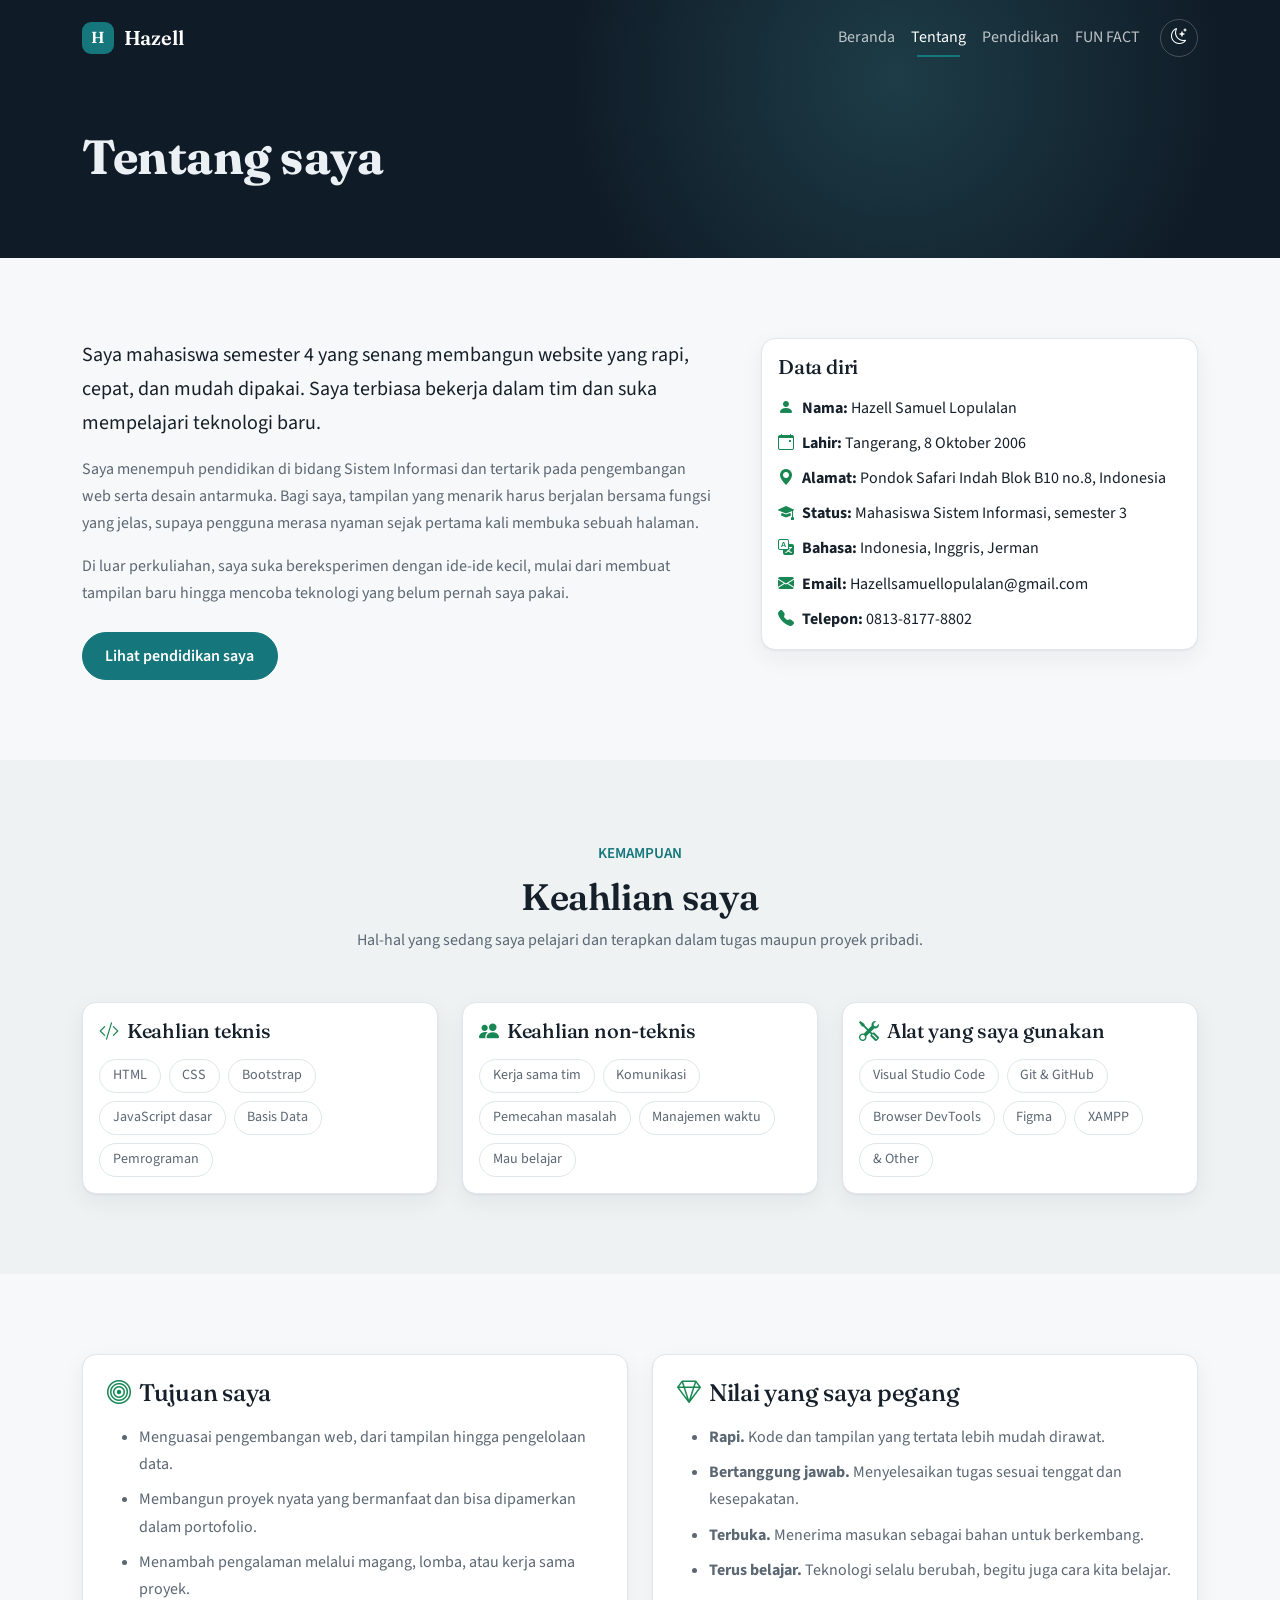
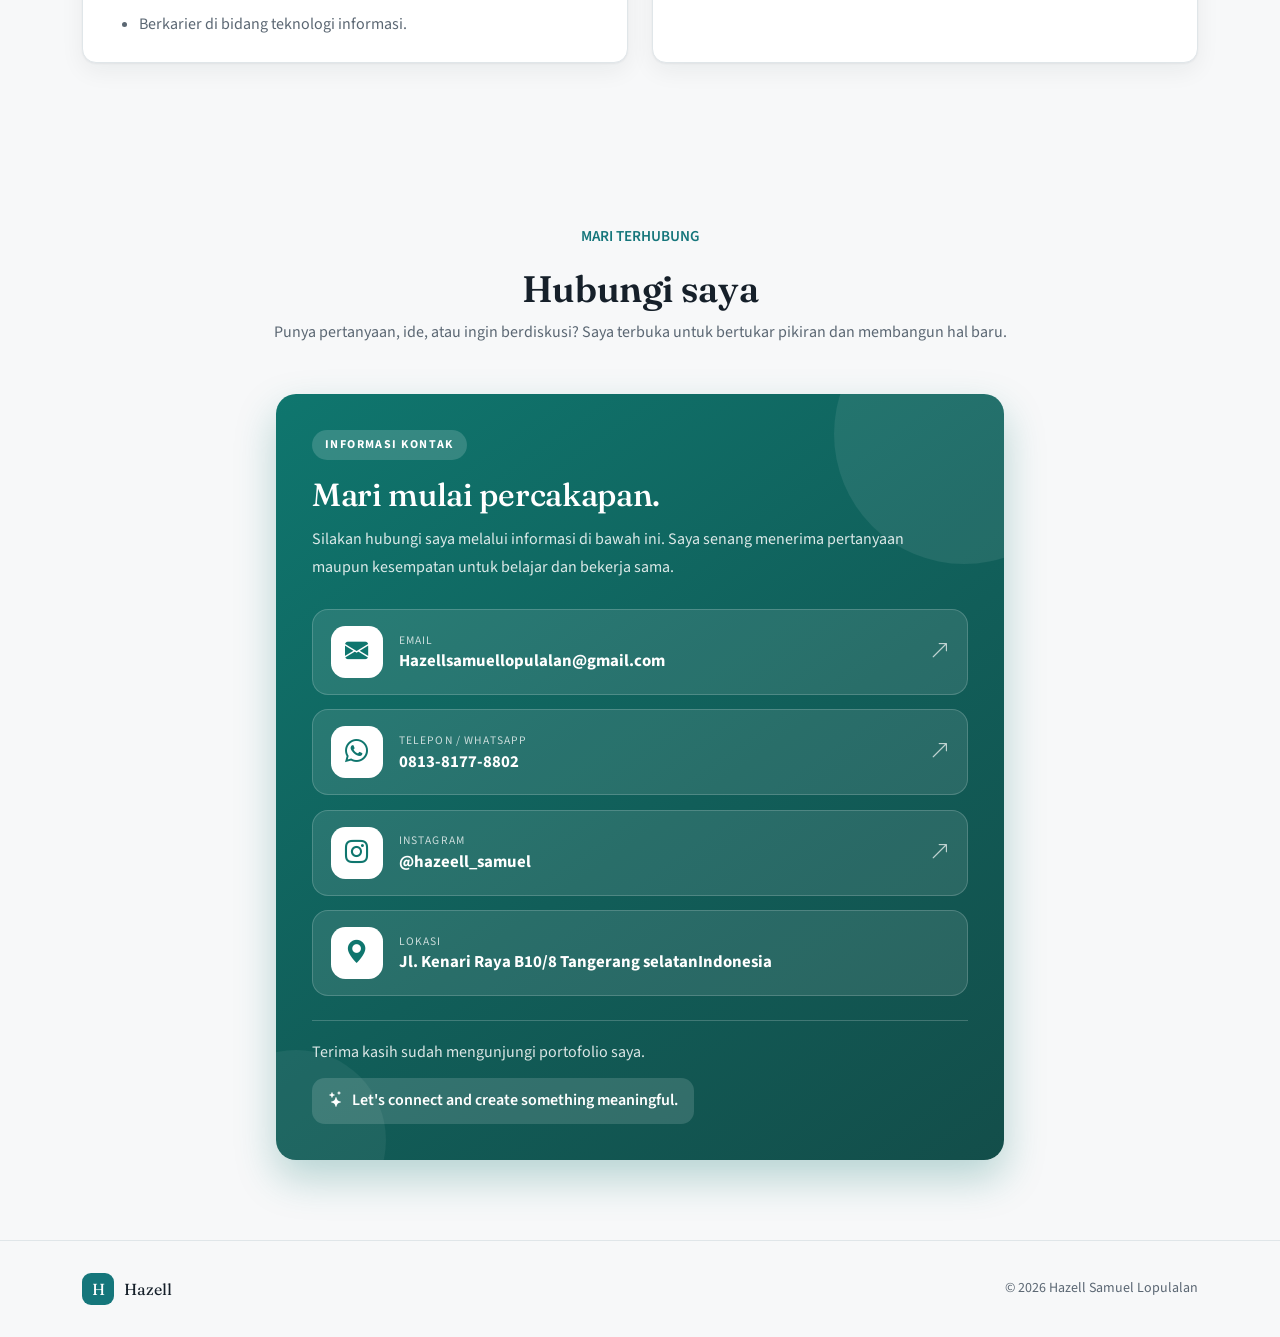
<file: tentang.html>
<!DOCTYPE html>
<html lang="id">
<head>
  <meta charset="UTF-8">
<script>document.documentElement.classList.add("js");try{var t=localStorage.getItem("tema")||(matchMedia("(prefers-color-scheme:dark)").matches?"dark":"light");document.documentElement.dataset.theme=t}catch(e){document.documentElement.dataset.theme="light"}</script>

  <meta name="viewport" content="width=device-width, initial-scale=1">
  <title>Tentang & Kontak | Hazell Samuel Lopulalan</title>
  <link href="css/bootstrap.min.css" rel="stylesheet">
  <link href="css/bootstrap-icons.min.css" rel="stylesheet">
  <link href="https://fonts.googleapis.com/css2?family=Fraunces:opsz,wght@9..144,500;9..144,600&family=Source+Sans+3:wght@400;600;700&display=swap" rel="stylesheet">
  <link href="css/style.css" rel="stylesheet">
<style>
.kontak-panel{position:relative;overflow:hidden;padding:2.25rem;border-radius:1.25rem;color:#fff;background:linear-gradient(145deg,#0f766e,#115e59 55%,#134e4a);box-shadow:0 18px 40px rgba(15,118,110,.28)}
.kontak-panel::before{content:"";position:absolute;width:260px;height:260px;right:-90px;top:-90px;border-radius:50%;background:rgba(255,255,255,.08)}
.kontak-panel::after{content:"";position:absolute;width:180px;height:180px;left:-70px;bottom:-70px;border-radius:50%;background:rgba(255,255,255,.06)}
.kontak-panel>*{position:relative;z-index:1}
.kontak-label{display:inline-block;padding:.3rem .8rem;border-radius:999px;background:rgba(255,255,255,.16);font-size:.75rem;font-weight:700;letter-spacing:.12em}
.kontak-judul{color:#fff;font-size:2rem;margin:1rem 0 .75rem}
.kontak-desk{color:rgba(255,255,255,.85);margin-bottom:1.75rem}
.kontak-item{display:flex;align-items:center;gap:1rem;padding:1rem 1.1rem;margin-bottom:.9rem;border-radius:1rem;color:#fff;text-decoration:none;background:rgba(255,255,255,.1);border:1px solid rgba(255,255,255,.18);transition:transform .2s,background .2s,box-shadow .2s}
a.kontak-item:hover{transform:translateY(-3px);background:rgba(255,255,255,.2);box-shadow:0 10px 24px rgba(0,0,0,.18);color:#fff}
.kontak-ikon{flex:0 0 3.25rem;height:3.25rem;display:grid;place-items:center;border-radius:.9rem;background:#fff;color:#0f766e;font-size:1.45rem}
.kontak-teks{min-width:0}
.kontak-teks small{display:block;font-size:.72rem;text-transform:uppercase;letter-spacing:.1em;opacity:.75}
.kontak-teks strong{display:block;font-size:1.05rem;line-height:1.35;overflow-wrap:break-word}
.kontak-panah{margin-left:auto;font-size:1.2rem;opacity:.7;transition:transform .2s}
a.kontak-item:hover .kontak-panah{transform:translate(3px,-3px);opacity:1}
.kontak-garis{height:1px;background:rgba(255,255,255,.2);margin:1.5rem 0 1.1rem}
.kontak-terima{margin-bottom:.75rem;color:rgba(255,255,255,.85)}
.kontak-tagline{display:inline-block;margin:0;padding:.6rem 1rem;border-radius:.8rem;background:rgba(255,255,255,.14);font-weight:600}
@media(max-width:575.98px){.kontak-panel{padding:1.5rem}.kontak-judul{font-size:1.6rem}}
.kontak-desk{max-width:40rem}
.kontak-grid{display:grid;gap:.9rem}
.kontak-grid .kontak-item{margin:0}
.kontak-desk{max-width:40rem}
</style>
</head>
<body>
<div class="scroll-bar"></div>

    <!-- NAVBAR -->
    <nav class="navbar navbar-expand-lg navbar-dark fixed-top">
        <div class="container">

            <a class="navbar-brand brand" href="index.html">
                <span class="brand-mark">H</span>
                Hazell
            </a>

            <button class="navbar-toggler" type="button"
                data-bs-toggle="collapse"
                data-bs-target="#navbarUtama"
                aria-controls="navbarUtama"
                aria-expanded="false"
                aria-label="Buka navigasi">
                <span class="navbar-toggler-icon"></span>
            </button>

            <div class="collapse navbar-collapse" id="navbarUtama">
                <ul class="navbar-nav ms-auto align-items-lg-center">
                    <li class="nav-item">
                        <a class="nav-link" href="index.html">Beranda</a>
                    </li>
                    <li class="nav-item">
                        <a class="nav-link active" aria-current="page" href="tentang.html">Tentang</a>
                    </li>
                    <li class="nav-item">
                        <a class="nav-link" href="pendidikan.html">Pendidikan</a>
                    </li>
                    <li class="nav-item">
                        <a class="nav-link" href="hobi.html">FUN FACT</a>
                    </li>
                </ul>
                <button class="theme-toggle" type="button" aria-label="Ganti tema terang/gelap"><i class="bi bi-moon-stars"></i></button>
            </div>

        </div>
    </nav>

<!-- JUDUL HALAMAN -->
<header class="page-header">
  <div class="container">
    <h1 class="display-5 fw-bold">Tentang saya</h1>
  </div>
</header>

<main>

  <!-- PERKENALAN + DATA DIRI -->
  <section>
    <div class="container">
      <div class="row g-5">
        <div class="col-lg-7">
          <p class="fs-5">Saya mahasiswa semester 4 yang senang membangun website yang rapi, cepat, dan mudah dipakai. Saya terbiasa bekerja dalam tim dan suka mempelajari teknologi baru.</p>
          <p class="text-secondary">Saya menempuh pendidikan di bidang Sistem Informasi dan tertarik pada pengembangan web serta desain antarmuka. Bagi saya, tampilan yang menarik harus berjalan bersama fungsi yang jelas, supaya pengguna merasa nyaman sejak pertama kali membuka sebuah halaman.</p>
          <p class="text-secondary">Di luar perkuliahan, saya suka bereksperimen dengan ide-ide kecil, mulai dari membuat tampilan baru hingga mencoba teknologi yang belum pernah saya pakai.</p>
          <a href="pendidikan.html" class="btn btn-teal mt-2">Lihat pendidikan saya</a>
        </div>
        <div class="col-lg-5">
          <div class="card"><div class="card-body">
            <h2 class="h5 mb-3">Data diri</h2>
            <ul class="list-unstyled fs-6 mb-0">
              <li class="mb-2"><i class="bi bi-person-fill text-success me-2"></i><strong>Nama:</strong> Hazell Samuel Lopulalan</li>
              <li class="mb-2"><i class="bi bi-calendar-event text-success me-2"></i><strong>Lahir:</strong> Tangerang, 8 Oktober 2006</li>
              <li class="mb-2"><i class="bi bi-geo-alt-fill text-success me-2"></i><strong>Alamat:</strong> Pondok Safari Indah Blok B10 no.8, Indonesia</li>
              <li class="mb-2"><i class="bi bi-mortarboard-fill text-success me-2"></i><strong>Status:</strong> Mahasiswa Sistem Informasi, semester 3</li>
              <li class="mb-2"><i class="bi bi-translate text-success me-2"></i><strong>Bahasa:</strong> Indonesia, Inggris, Jerman</li>
              <li class="mb-2"><i class="bi bi-envelope-fill text-success me-2"></i><strong>Email:</strong> Hazellsamuellopulalan@gmail.com</li>
              <li><i class="bi bi-telephone-fill text-success me-2"></i><strong>Telepon:</strong> 0813-8177-8802</li>
            </ul>
          </div></div>
        </div>
      </div>
    </div>
  </section>

  <!-- KEAHLIAN -->
  <section class="bg-sand">
    <div class="container">
      <div class="text-center mb-5">
        <span class="section-eyebrow">KEMAMPUAN</span>
        <h2 class="sec-title mt-2 mb-2">Keahlian saya</h2>
        <p class="text-secondary mb-0">Hal-hal yang sedang saya pelajari dan terapkan dalam tugas maupun proyek pribadi.</p>
      </div>

      <div class="row g-4">
        <div class="col-md-6 col-lg-4">
          <div class="card h-100"><div class="card-body">
            <h3 class="h5 mb-3"><i class="bi bi-code-slash text-success me-2"></i>Keahlian teknis</h3>
            <div class="d-flex flex-wrap gap-2">
              <span class="education-tag">HTML</span>
              <span class="education-tag">CSS</span>
              <span class="education-tag">Bootstrap</span>
              <span class="education-tag">JavaScript dasar</span>
              <span class="education-tag">Basis Data</span>
              <span class="education-tag">Pemrograman</span>
            </div>
          </div></div>
        </div>

        <div class="col-md-6 col-lg-4">
          <div class="card h-100"><div class="card-body">
            <h3 class="h5 mb-3"><i class="bi bi-people-fill text-success me-2"></i>Keahlian non-teknis</h3>
            <div class="d-flex flex-wrap gap-2">
              <span class="education-tag">Kerja sama tim</span>
              <span class="education-tag">Komunikasi</span>
              <span class="education-tag">Pemecahan masalah</span>
              <span class="education-tag">Manajemen waktu</span>
              <span class="education-tag">Mau belajar</span>
            </div>
          </div></div>
        </div>

        <div class="col-md-12 col-lg-4">
          <div class="card h-100"><div class="card-body">
            <h3 class="h5 mb-3"><i class="bi bi-tools text-success me-2"></i>Alat yang saya gunakan</h3>
            <div class="d-flex flex-wrap gap-2">
              <span class="education-tag">Visual Studio Code</span>
              <span class="education-tag">Git & GitHub</span>
              <span class="education-tag">Browser DevTools</span>
              <span class="education-tag">Figma</span>
              <span class="education-tag">XAMPP</span>
              <span class="education-tag">& Other</span>
            </div>
          </div></div>
        </div>
      </div>
    </div>
  </section>

  <!-- NILAI DAN TUJUAN -->
  <section>
    <div class="container">
      <div class="row g-4">
        <div class="col-lg-6">
          <div class="card h-100"><div class="card-body p-4">
            <h2 class="h4 mb-3"><i class="bi bi-bullseye text-success me-2"></i>Tujuan saya</h2>
            <ul class="mb-0 text-secondary">
              <li class="mb-2">Menguasai pengembangan web, dari tampilan hingga pengelolaan data.</li>
              <li class="mb-2">Membangun proyek nyata yang bermanfaat dan bisa dipamerkan dalam portofolio.</li>
              <li class="mb-2">Menambah pengalaman melalui magang, lomba, atau kerja sama proyek.</li>
              <li>Berkarier di bidang teknologi informasi.</li>
            </ul>
          </div></div>
        </div>

        <div class="col-lg-6">
          <div class="card h-100"><div class="card-body p-4">
            <h2 class="h4 mb-3"><i class="bi bi-gem text-success me-2"></i>Nilai yang saya pegang</h2>
            <ul class="mb-0 text-secondary">
              <li class="mb-2"><strong>Rapi.</strong> Kode dan tampilan yang tertata lebih mudah dirawat.</li>
              <li class="mb-2"><strong>Bertanggung jawab.</strong> Menyelesaikan tugas sesuai tenggat dan kesepakatan.</li>
              <li class="mb-2"><strong>Terbuka.</strong> Menerima masukan sebagai bahan untuk berkembang.</li>
              <li><strong>Terus belajar.</strong> Teknologi selalu berubah, begitu juga cara kita belajar.</li>
            </ul>
          </div></div>
        </div>
      </div>
    </div>
  </section>

  <!-- KONTAK -->
  <section class="contact-section" id="kontak" style="scroll-margin-top:80px">
    <div class="container">
      <div class="text-center mb-5">
        <span class="contact-label">MARI TERHUBUNG</span>
        <h2 class="sec-title mt-3 mb-2">Hubungi saya</h2>
        <p class="text-secondary mb-0">Punya pertanyaan, ide, atau ingin berdiskusi? Saya terbuka untuk bertukar pikiran dan membangun hal baru.</p>
      </div>

      <div class="row g-4 g-lg-5">

        <!-- INFORMASI KONTAK -->
        <div class="col-lg-8 mx-auto">
          <div class="kontak-panel">
            <span class="kontak-label">INFORMASI KONTAK</span>
            <h3 class="kontak-judul">Mari mulai percakapan.</h3>
            <p class="kontak-desk">Silakan hubungi saya melalui informasi di bawah ini. Saya senang menerima pertanyaan maupun kesempatan untuk belajar dan bekerja sama.</p>

            <div class="kontak-grid">
            <a class="kontak-item" href="mailto:Hazellsamuellopulalan@gmail.com">
              <span class="kontak-ikon"><i class="bi bi-envelope-fill"></i></span>
              <span class="kontak-teks"><small>Email</small><strong>Hazellsamuellopulalan@gmail.com</strong></span>
              <i class="bi bi-arrow-up-right kontak-panah"></i>
            </a>

            <a class="kontak-item" href="https://wa.me/6281381778802" target="_blank" rel="noopener noreferrer">
              <span class="kontak-ikon"><i class="bi bi-whatsapp"></i></span>
              <span class="kontak-teks"><small>Telepon / WhatsApp</small><strong>0813-8177-8802</strong></span>
              <i class="bi bi-arrow-up-right kontak-panah"></i>
            </a>

            <a class="kontak-item" href="https://instagram.com/hazeell_samuel" target="_blank" rel="noopener noreferrer">
              <span class="kontak-ikon"><i class="bi bi-instagram"></i></span>
              <span class="kontak-teks"><small>Instagram</small><strong>@hazeell_samuel</strong></span>
              <i class="bi bi-arrow-up-right kontak-panah"></i>
            </a>

            <div class="kontak-item kontak-statis">
              <span class="kontak-ikon"><i class="bi bi-geo-alt-fill"></i></span>
              <span class="kontak-teks"><small>Lokasi</small><strong>Jl. Kenari Raya B10/8 Tangerang selatanIndonesia</strong></span>
            </div>
            </div>

            <div class="kontak-garis"></div>
            <p class="kontak-terima">Terima kasih sudah mengunjungi portofolio saya.</p>
            <p class="kontak-tagline"><i class="bi bi-stars me-2"></i>Let's connect and create something meaningful.</p>
          </div>
        </div>

      </div>
    </div>
  </section>

</main>

<footer>
  <div class="container footer-content">
    <a href="index.html" class="footer-brand"><span class="brand-mark">H</span> Hazell</a>
    <small>&copy; <span id="tahun">2026</span> Hazell Samuel Lopulalan</small>
  </div>
</footer>
<button class="back-to-top" id="backToTop" type="button" aria-label="Kembali ke atas"><i class="bi bi-arrow-up"></i></button>

<script src="js/bootstrap.bundle.min.js"></script>
<script src="js/script.js"></script>
</body>
</html>
</file>
<file: css/style.css>
/* Hazell — portofolio. Satu aksen (teal), tipografi tenang, interaksi hanya saat dibutuhkan. */
:root{
  --bg:#f7f8f9;--surface:#fff;--soft:#eef2f3;--ink:#16202a;--muted:#5b6773;--line:#e0e6e9;
  --accent:#15767b;--accent-ink:#fff;--nav:#0f1b27;--hero:#0f1b27;--hero-ink:#eaf0f3;
  --r:14px;--shadow:0 1px 2px rgba(15,27,39,.05),0 8px 24px rgba(15,27,39,.06);
  --font-head:"Fraunces",Georgia,serif;--font-body:"Source Sans 3",system-ui,sans-serif;
}
[data-theme=dark]{--bg:#0c141c;--surface:#121e29;--soft:#0f1923;--ink:#e6edf1;--muted:#93a1ad;--line:#1f2d3a;--accent:#4fb3b8;--accent-ink:#06191b;--nav:#0a1119;--hero:#0a1119;--shadow:0 1px 2px rgba(0,0,0,.3),0 8px 24px rgba(0,0,0,.25)}
html{scroll-behavior:smooth;scroll-padding-top:80px}
body{font-family:var(--font-body);background:var(--bg);color:var(--ink);line-height:1.7;transition:background .3s,color .3s}
h1,h2,h3,.brand{font-family:var(--font-head);letter-spacing:-.01em}
section{padding:5rem 0}
.bg-sand,.hobby-gallery{background:var(--soft)}
.text-secondary,.education-description{color:var(--muted)!important}
a{color:var(--accent)}
:focus-visible{outline:2px solid var(--accent);outline-offset:3px;border-radius:6px}

/* Navbar */
.navbar{background:transparent;padding:1rem 0;transition:background .3s,padding .3s,box-shadow .3s}
.navbar.is-scrolled{background:var(--nav);padding:.55rem 0;box-shadow:0 6px 20px rgba(0,0,0,.18)}
.navbar-collapse.show,.navbar-collapse.collapsing{background:var(--nav);border-radius:var(--r);padding:.5rem 1rem;margin-top:.5rem}
.brand{font-weight:600;color:#fff!important;display:flex;align-items:center;gap:.6rem}
.brand-mark{display:grid;place-items:center;width:32px;height:32px;border-radius:9px;background:var(--accent);color:var(--accent-ink);font-size:1rem}
.navbar .nav-link{color:rgba(255,255,255,.72);padding:.45rem .9rem;position:relative;transition:color .2s}
.navbar .nav-link::after{content:"";position:absolute;left:.9rem;right:.9rem;bottom:.1rem;height:2px;background:var(--accent);transform:scaleX(0);transform-origin:left;transition:transform .25s}
.navbar .nav-link:hover,.navbar .nav-link.active{color:#fff;box-shadow:none}
.navbar .nav-link:hover::after,.navbar .nav-link.active::after{transform:scaleX(1)}
.theme-toggle{background:none;border:1px solid rgba(255,255,255,.22);color:#fff;width:38px;height:38px;border-radius:50%;margin-left:.75rem;transition:background .2s}
.theme-toggle:hover{background:rgba(255,255,255,.12)}

/* Tombol */
.btn{border-radius:999px;font-weight:600;padding:.7rem 1.4rem;transition:transform .2s,background .2s,box-shadow .2s}
.btn:hover{transform:translateY(-2px)}
.btn-teal{background:var(--accent);border-color:var(--accent);color:var(--accent-ink)}
.btn-teal:hover,.btn-teal:focus-visible{background:var(--accent);filter:brightness(1.1);color:var(--accent-ink);box-shadow:0 8px 20px rgba(21,118,123,.3)}
.btn-outline-light{border-color:rgba(255,255,255,.35)}

/* Hero (satu momen yang menonjol: sorotan lembut mengikuti kursor) */
.hero-home,.page-header{background:var(--hero);color:var(--hero-ink);position:relative;overflow:hidden}
.hero-home{padding:8.5rem 0 0;min-height:92vh;display:flex;align-items:stretch}
.hero-home>.container{display:flex;flex-direction:column;position:relative}
.hero-home>.container>.row{flex:1}
.hero-home .hero-text-col{display:flex;align-items:center;padding-bottom:4rem}
.hero-home .hero-photo-col{display:flex;align-items:flex-end;justify-content:center}
.hero-home::before,.page-header::before{content:"";position:absolute;inset:0;background:radial-gradient(520px circle at var(--mx,70%) var(--my,30%),rgba(79,179,184,.22),transparent 65%);transition:background .1s;pointer-events:none}
.hero-name-marquee{position:absolute;inset:auto 0 2rem;overflow:hidden;opacity:.045;pointer-events:none}
.marquee-track{display:flex;gap:3rem;width:max-content;font:700 11rem/1 var(--font-head);animation:geser 40s linear infinite}
@keyframes geser{to{transform:translateX(-50%)}}
.hero-status{display:inline-flex;align-items:center;gap:.55rem;padding:.35rem .9rem;border:1px solid rgba(255,255,255,.18);border-radius:999px;font-size:.9rem;margin-bottom:1.5rem}
.status-dot{width:8px;height:8px;border-radius:50%;background:#5fd68a;box-shadow:0 0 0 0 rgba(95,214,138,.6);animation:denyut 2.4s infinite}
@keyframes denyut{70%{box-shadow:0 0 0 9px rgba(95,214,138,0)}100%{box-shadow:0 0 0 0 rgba(95,214,138,0)}}
.hero-eyebrow{display:none}
.hero-title{font-size:clamp(2.2rem,5vw,3.8rem);font-weight:600;line-height:1.1}
.hero-name{display:block;color:var(--hero-ink)}
.hero-description{color:rgba(234,240,243,.78);max-width:34rem;font-size:1.12rem;margin:1.4rem 0 2rem}
.hero-actions{display:flex;flex-wrap:wrap;gap:.8rem}
.hero-social-proof{display:flex;align-items:center;gap:.9rem;margin-top:2.5rem;color:rgba(234,240,243,.7)}
.hero-social-proof strong{display:block;color:var(--hero-ink)}
.hero-social-icon{display:grid;place-items:center;width:42px;height:42px;border-radius:12px;background:rgba(255,255,255,.08)}
.hero-visual{position:relative;text-align:center;display:flex;justify-content:center;align-items:flex-end;width:100%}
.hero-visual::before{content:"";position:absolute;left:10%;right:10%;bottom:0;height:78%;border-radius:50% 50% 24px 24px;background:linear-gradient(180deg,rgba(79,179,184,.28),rgba(79,179,184,.04))}
.hero-avatar-cutout{position:relative;display:block;max-height:min(680px,78vh);width:auto;max-width:100%;filter:drop-shadow(0 20px 30px rgba(0,0,0,.35));transition:transform .15s ease-out;will-change:transform}

/* Header halaman dalam */
.page-header{padding:8rem 0 4rem}
.page-header .container{position:relative}
.page-header .lead{color:rgba(234,240,243,.75);max-width:36rem}
.education-label,.hobby-label,.contact-label,.section-eyebrow{color:var(--accent);font-weight:600;font-size:.95rem}
.page-header .education-label,.page-header .hobby-label,.page-header .contact-label{color:#8fd3d6}
.education-hero-icon,.hobby-hero-icon{display:inline-grid;place-items:center;width:140px;height:140px;border-radius:32px;background:rgba(255,255,255,.07);font-size:3.4rem;color:#8fd3d6;transform:rotate(-6deg);transition:transform .4s}
.education-hero-icon:hover,.hobby-hero-icon:hover{transform:rotate(0) scale(1.05)}

/* Kartu umum */
.sec-title{font-weight:600;font-size:clamp(1.7rem,3vw,2.3rem)}
.card,.overview-card,.education-stat,.education-focus-item,.hobby-note,.contact-info,.contact-form{background:var(--surface);border:1px solid var(--line);border-radius:var(--r);box-shadow:var(--shadow);color:var(--ink)}
.overview-heading{display:flex;justify-content:space-between;align-items:end;flex-wrap:wrap;gap:1rem;margin-bottom:2.5rem}
.overview-link{text-decoration:none;font-weight:600}
.overview-card{display:block;padding:1.6rem;height:100%;text-decoration:none;position:relative;transition:transform .25s,border-color .25s}
.overview-card:hover{transform:translateY(-5px);border-color:var(--accent)}
.overview-card h3{font-size:1.25rem;color:var(--ink)}
.overview-card p{color:var(--muted);font-size:.97rem}
.overview-number{font-size:.8rem;color:var(--accent)!important;margin:.9rem 0 .2rem}
.overview-icon,.education-stat-icon,.education-focus-icon,.contact-icon{display:grid;place-items:center;width:46px;height:46px;border-radius:12px;background:color-mix(in srgb,var(--accent) 14%,transparent);color:var(--accent);font-size:1.25rem;flex:none}
.overview-arrow{color:var(--accent);font-weight:600;font-size:.93rem}
.overview-arrow i{display:inline-block;transition:transform .2s}.overview-card:hover .overview-arrow i{transform:translateX(5px)}
.education-stat{padding:1.6rem}

/* Timeline pendidikan (garis terisi saat scroll) */
.education-timeline{position:relative;max-width:820px;margin:auto;padding-left:3.2rem}
.education-timeline::before,.education-timeline::after{content:"";position:absolute;left:19px;top:0;width:2px;background:var(--line)}
.education-timeline::before{bottom:0}
.education-timeline::after{background:var(--accent);height:var(--progress,0%);transition:height .15s}
.education-timeline-item{position:relative;margin-bottom:1.8rem}
.education-timeline-marker{position:absolute;left:-3.2rem;top:1.2rem;display:grid;place-items:center;width:40px;height:40px;border-radius:50%;background:var(--surface);border:2px solid var(--accent);color:var(--accent);z-index:1}
.education-badge,.hobby-category{display:inline-block;font-size:.8rem;font-weight:600;color:var(--accent);background:color-mix(in srgb,var(--accent) 12%,transparent);padding:.2rem .7rem;border-radius:999px}
.education-badge-secondary{color:var(--muted);background:var(--soft)}
.education-period,.education-institution{color:var(--muted);font-size:.95rem}
.education-tag,.hobby-photo-tag{display:inline-block;padding:.25rem .8rem;border:1px solid var(--line);border-radius:999px;font-size:.88rem;color:var(--muted);transition:all .2s}
.education-tag:hover{border-color:var(--accent);color:var(--accent)}
.education-focus-list{display:grid;gap:1rem}
.education-focus-item{display:flex;gap:1rem;padding:1.2rem 1.4rem;transition:transform .25s,border-color .25s}
.education-focus-item:hover{transform:translateX(6px);border-color:var(--accent)}
.education-quote,.hobby-closing,.home-cta{background:var(--hero);color:var(--hero-ink);text-align:center}
.education-quote p,.hobby-closing p{color:rgba(234,240,243,.75);max-width:36rem;margin-inline:auto}
.education-quote-icon,.hobby-closing-icon{font-size:2.4rem;color:#8fd3d6}
.hobby-note{padding:1.6rem;background:var(--hero);color:var(--hero-ink);border:0}.hobby-note i{color:#8fd3d6;font-size:1.6rem}

/* Hobi: slider bisa digeser, drag, dan tombol */
.hobby-gallery-heading{display:flex;justify-content:space-between;align-items:end;gap:1rem;flex-wrap:wrap;margin-bottom:1.8rem}
.hobby-scroll-hint,.hobby-gallery-footer{display:none}
.slider-nav{display:flex;gap:.5rem}
.slider-nav button{width:44px;height:44px;border-radius:50%;border:1px solid var(--line);background:var(--surface);color:var(--ink);transition:all .2s}
.slider-nav button:hover:not(:disabled){background:var(--accent);color:var(--accent-ink);border-color:var(--accent)}
.slider-nav button:disabled{opacity:.35}
.hobby-slider{display:flex;gap:1.2rem;overflow-x:auto;scroll-snap-type:x mandatory;padding:.4rem .2rem 1.2rem;scrollbar-width:thin;cursor:grab}
.hobby-slider.is-drag{cursor:grabbing;scroll-snap-type:none;user-select:none}
.hobby-photo-card{flex:0 0 min(300px,80%);scroll-snap-align:start;overflow:hidden;transition:transform .3s,border-color .3s}
.hobby-photo-card:hover{transform:translateY(-6px);border-color:var(--accent)}
.hobby-photo{height:190px;width:100%;object-fit:cover;transition:transform .5s;pointer-events:none}
.hobby-photo-card:hover .hobby-photo{transform:scale(1.06)}
.hobby-photo-card{overflow:hidden}

/* Kontak */
.contact-info,.contact-form{padding:2rem}
.contact-detail{display:flex;gap:1rem;align-items:center;margin-top:1.4rem}
.contact-detail a{text-decoration:none}
.contact-divider{height:1px;background:var(--line);margin:1.8rem 0}
.contact-decoration{color:var(--muted);font-family:var(--font-head);font-style:italic}
.contact-form .form-control{background:var(--bg);color:var(--ink);border:1px solid var(--line);border-radius:10px;padding:.7rem .9rem}
.contact-form .form-control:focus{border-color:var(--accent);box-shadow:0 0 0 3px color-mix(in srgb,var(--accent) 20%,transparent)}
.contact-form label{font-weight:600;font-size:.93rem;margin-bottom:.3rem}
.form-ok{display:none;color:var(--accent);font-weight:600;margin-top:1rem}

/* CTA, footer */
.home-cta{background:transparent;padding:3rem 0}
.cta-panel{display:flex;justify-content:space-between;align-items:center;gap:2rem;flex-wrap:wrap;padding:2.6rem;border-radius:22px;background:var(--hero);text-align:left}
.cta-panel p{color:rgba(234,240,243,.75);margin:0}
.cta-panel .btn-light{background:#fff;color:#0f1b27}
footer{padding:2rem 0;border-top:1px solid var(--line);color:var(--muted);text-align:center}
.footer-content{display:flex;justify-content:space-between;align-items:center;gap:1rem;flex-wrap:wrap}
.footer-brand{display:flex;gap:.6rem;align-items:center;color:var(--ink);text-decoration:none;font-family:var(--font-head)}
.back-to-top{position:fixed;right:1.2rem;bottom:1.2rem;width:44px;height:44px;border-radius:50%;border:0;background:var(--accent);color:var(--accent-ink);opacity:0;transform:translateY(12px);pointer-events:none;transition:all .3s;z-index:20}
.back-to-top.is-visible{opacity:1;transform:none;pointer-events:auto}
.scroll-bar{position:fixed;top:0;left:0;height:3px;width:var(--progress,0%);background:var(--accent);z-index:2000}

/* Reveal: hanya bila JS aktif, hormati reduced-motion */
.js .reveal-on-scroll{opacity:0;transform:translateY(16px);transition:opacity .6s,transform .6s}
.js .reveal-on-scroll.is-visible{opacity:1;transform:none}
@media(prefers-reduced-motion:reduce){*{animation:none!important;transition:none!important}.js .reveal-on-scroll{opacity:1;transform:none}}
@media(max-width:991px){.hero-home{padding-top:7rem;padding-bottom:3rem}.hero-home .hero-text-col{padding-bottom:0}.hero-avatar-cutout{max-height:380px}.marquee-track{font-size:7rem}.navbar{background:var(--nav)}}
</file>
